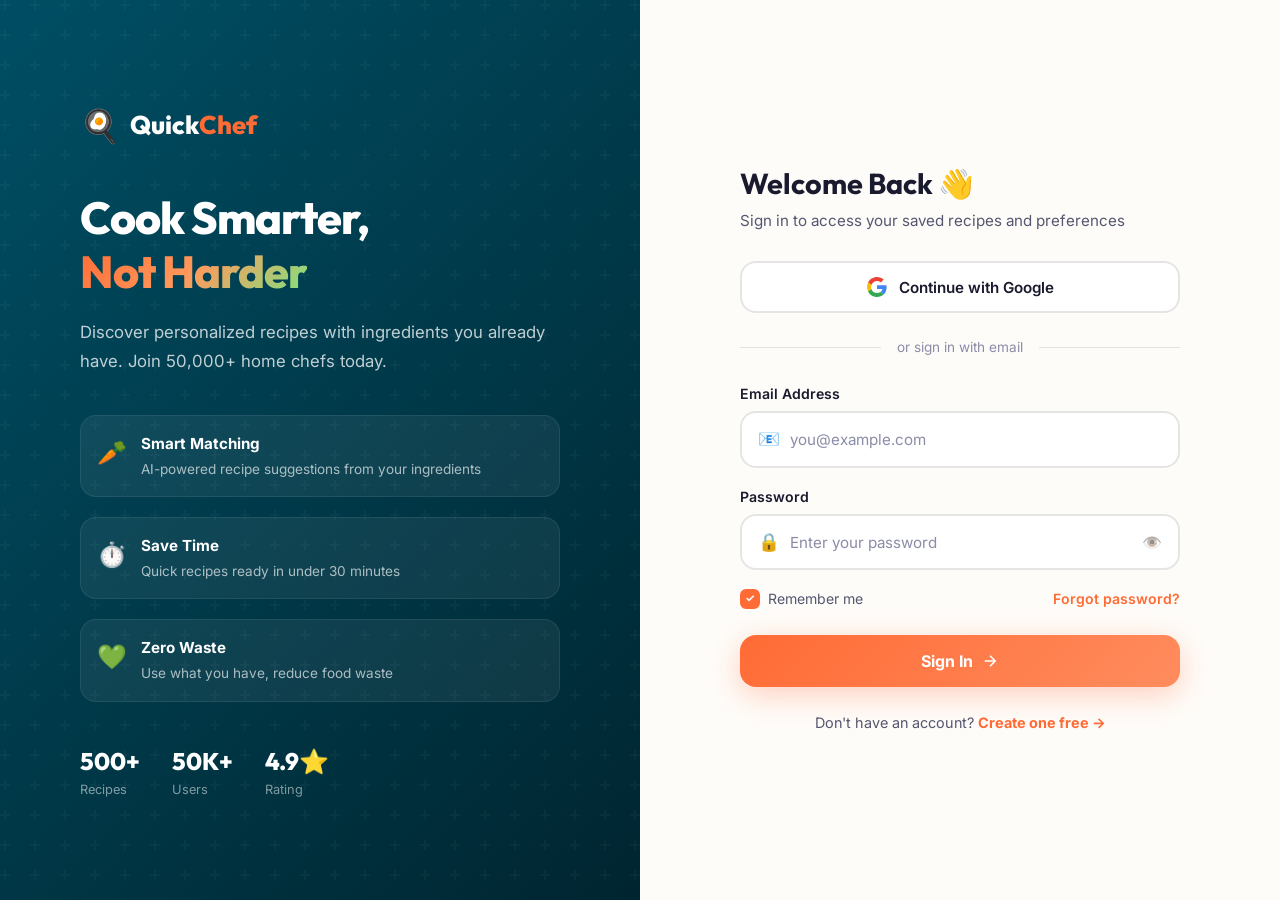
<file: QuickChef/auth.html>
<!DOCTYPE html>
<html lang="en">
<head>
    <meta charset="UTF-8">
    <meta name="viewport" content="width=device-width, initial-scale=1.0">
    <meta name="description" content="QuickChef - Sign in or create an account to discover recipes.">
    <title>QuickChef - Sign In / Sign Up</title>
    <link rel="preconnect" href="https://fonts.googleapis.com">
    <link rel="preconnect" href="https://fonts.gstatic.com" crossorigin>
    <link href="https://fonts.googleapis.com/css2?family=Outfit:wght@300;400;500;600;700;800;900&family=Inter:wght@300;400;500;600;700&display=swap" rel="stylesheet">
    <link rel="stylesheet" href="auth.css">
</head>
<body>
    <!-- Background particles -->
    <div class="auth-particles" id="authParticles"></div>

    <!-- Background shapes -->
    <div class="auth-bg">
        <div class="bg-shape bg-shape-1"></div>
        <div class="bg-shape bg-shape-2"></div>
        <div class="bg-shape bg-shape-3"></div>
    </div>

    <div class="auth-wrapper">
        <!-- Left Panel - Branding -->
        <div class="auth-brand-panel">
            <div class="brand-content">
                <a href="#" class="auth-logo">
                    <span class="auth-logo-icon">🍳</span>
                    <span class="auth-logo-text">Quick<span class="auth-logo-accent">Chef</span></span>
                </a>
                <h1 class="brand-title">Cook Smarter,<br><span class="brand-gradient">Not Harder</span></h1>
                <p class="brand-desc">Discover personalized recipes with ingredients you already have. Join 50,000+ home chefs today.</p>
                
                <div class="brand-features">
                    <div class="brand-feature">
                        <span class="feature-icon">🥕</span>
                        <div>
                            <strong>Smart Matching</strong>
                            <p>AI-powered recipe suggestions from your ingredients</p>
                        </div>
                    </div>
                    <div class="brand-feature">
                        <span class="feature-icon">⏱️</span>
                        <div>
                            <strong>Save Time</strong>
                            <p>Quick recipes ready in under 30 minutes</p>
                        </div>
                    </div>
                    <div class="brand-feature">
                        <span class="feature-icon">💚</span>
                        <div>
                            <strong>Zero Waste</strong>
                            <p>Use what you have, reduce food waste</p>
                        </div>
                    </div>
                </div>

                <div class="brand-stats">
                    <div class="brand-stat"><strong>500+</strong><span>Recipes</span></div>
                    <div class="brand-stat"><strong>50K+</strong><span>Users</span></div>
                    <div class="brand-stat"><strong>4.9⭐</strong><span>Rating</span></div>
                </div>
            </div>
        </div>

        <!-- Right Panel - Auth Forms -->
        <div class="auth-form-panel">
            <div class="auth-form-container">
                <!-- Sign In Form (default) -->
                <div class="auth-form" id="signinForm">
                    <div class="form-header">
                        <h2>Welcome Back 👋</h2>
                        <p>Sign in to access your saved recipes and preferences</p>
                    </div>

                    <!-- Google Sign In -->
                    <button class="btn-google" id="googleSignIn">
                        <svg width="20" height="20" viewBox="0 0 48 48">
                            <path fill="#EA4335" d="M24 9.5c3.54 0 6.71 1.22 9.21 3.6l6.85-6.85C35.9 2.38 30.47 0 24 0 14.62 0 6.51 5.38 2.56 13.22l7.98 6.19C12.43 13.72 17.74 9.5 24 9.5z"/>
                            <path fill="#4285F4" d="M46.98 24.55c0-1.57-.15-3.09-.38-4.55H24v9.02h12.94c-.58 2.96-2.26 5.48-4.78 7.18l7.73 6c4.51-4.18 7.09-10.36 7.09-17.65z"/>
                            <path fill="#FBBC05" d="M10.53 28.59c-.48-1.45-.76-2.99-.76-4.59s.27-3.14.76-4.59l-7.98-6.19C.92 16.46 0 20.12 0 24c0 3.88.92 7.54 2.56 10.78l7.97-6.19z"/>
                            <path fill="#34A853" d="M24 48c6.48 0 11.93-2.13 15.89-5.81l-7.73-6c-2.15 1.45-4.92 2.3-8.16 2.3-6.26 0-11.57-4.22-13.47-9.91l-7.98 6.19C6.51 42.62 14.62 48 24 48z"/>
                        </svg>
                        <span>Continue with Google</span>
                    </button>

                    <div class="divider">
                        <span>or sign in with email</span>
                    </div>

                    <form id="loginForm" autocomplete="on">
                        <div class="input-group">
                            <label for="loginEmail">Email Address</label>
                            <div class="input-wrapper">
                                <span class="input-icon">📧</span>
                                <input type="email" id="loginEmail" name="email" placeholder="you@example.com" required autocomplete="email">
                            </div>
                        </div>
                        <div class="input-group">
                            <label for="loginPassword">Password</label>
                            <div class="input-wrapper">
                                <span class="input-icon">🔒</span>
                                <input type="password" id="loginPassword" name="password" placeholder="Enter your password" required autocomplete="current-password">
                                <button type="button" class="toggle-password" data-target="loginPassword">👁️</button>
                            </div>
                        </div>
                        <div class="form-options">
                            <label class="checkbox-wrapper">
                                <input type="checkbox" id="rememberMe" checked>
                                <span class="custom-checkbox"></span>
                                <span>Remember me</span>
                            </label>
                            <a href="#" class="forgot-link">Forgot password?</a>
                        </div>
                        <button type="submit" class="btn-submit">
                            <span>Sign In</span>
                            <svg width="18" height="18" viewBox="0 0 24 24" fill="none" stroke="currentColor" stroke-width="2"><path d="M5 12h14M12 5l7 7-7 7"/></svg>
                        </button>
                    </form>

                    <p class="switch-text">
                        Don't have an account? <a href="#" id="showSignup" class="switch-link">Create one free →</a>
                    </p>
                </div>

                <!-- Sign Up Form (hidden) -->
                <div class="auth-form hidden" id="signupForm">
                    <div class="form-header">
                        <h2>Create Account 🎉</h2>
                        <p>Join QuickChef to save recipes and get personalized suggestions</p>
                    </div>

                    <button class="btn-google" id="googleSignUp">
                        <svg width="20" height="20" viewBox="0 0 48 48">
                            <path fill="#EA4335" d="M24 9.5c3.54 0 6.71 1.22 9.21 3.6l6.85-6.85C35.9 2.38 30.47 0 24 0 14.62 0 6.51 5.38 2.56 13.22l7.98 6.19C12.43 13.72 17.74 9.5 24 9.5z"/>
                            <path fill="#4285F4" d="M46.98 24.55c0-1.57-.15-3.09-.38-4.55H24v9.02h12.94c-.58 2.96-2.26 5.48-4.78 7.18l7.73 6c4.51-4.18 7.09-10.36 7.09-17.65z"/>
                            <path fill="#FBBC05" d="M10.53 28.59c-.48-1.45-.76-2.99-.76-4.59s.27-3.14.76-4.59l-7.98-6.19C.92 16.46 0 20.12 0 24c0 3.88.92 7.54 2.56 10.78l7.97-6.19z"/>
                            <path fill="#34A853" d="M24 48c6.48 0 11.93-2.13 15.89-5.81l-7.73-6c-2.15 1.45-4.92 2.3-8.16 2.3-6.26 0-11.57-4.22-13.47-9.91l-7.98 6.19C6.51 42.62 14.62 48 24 48z"/>
                        </svg>
                        <span>Sign up with Google</span>
                    </button>

                    <div class="divider">
                        <span>or sign up with email</span>
                    </div>

                    <form id="registerForm" autocomplete="on">
                        <div class="input-group">
                            <label for="signupName">Full Name</label>
                            <div class="input-wrapper">
                                <span class="input-icon">👤</span>
                                <input type="text" id="signupName" name="name" placeholder="John Doe" required autocomplete="name">
                            </div>
                        </div>
                        <div class="input-group">
                            <label for="signupEmail">Email Address</label>
                            <div class="input-wrapper">
                                <span class="input-icon">📧</span>
                                <input type="email" id="signupEmail" name="email" placeholder="you@example.com" required autocomplete="email">
                            </div>
                        </div>
                        <div class="input-group">
                            <label for="signupPassword">Password</label>
                            <div class="input-wrapper">
                                <span class="input-icon">🔒</span>
                                <input type="password" id="signupPassword" name="password" placeholder="Min 8 characters" required minlength="8" autocomplete="new-password">
                                <button type="button" class="toggle-password" data-target="signupPassword">👁️</button>
                            </div>
                            <div class="password-strength" id="passwordStrength">
                                <div class="strength-bar"><div class="strength-fill" id="strengthFill"></div></div>
                                <span class="strength-text" id="strengthText">Enter a password</span>
                            </div>
                        </div>
                        <div class="input-group">
                            <label for="signupConfirm">Confirm Password</label>
                            <div class="input-wrapper">
                                <span class="input-icon">🔒</span>
                                <input type="password" id="signupConfirm" name="confirm" placeholder="Re-enter password" required autocomplete="new-password">
                            </div>
                        </div>
                        <label class="checkbox-wrapper terms-check">
                            <input type="checkbox" id="agreeTerms" required>
                            <span class="custom-checkbox"></span>
                            <span>I agree to the <a href="#">Terms of Service</a> and <a href="#">Privacy Policy</a></span>
                        </label>
                        <button type="submit" class="btn-submit">
                            <span>Create Account</span>
                            <svg width="18" height="18" viewBox="0 0 24 24" fill="none" stroke="currentColor" stroke-width="2"><path d="M5 12h14M12 5l7 7-7 7"/></svg>
                        </button>
                    </form>

                    <p class="switch-text">
                        Already have an account? <a href="#" id="showSignin" class="switch-link">Sign in →</a>
                    </p>
                </div>
            </div>
        </div>
    </div>

    <!-- Success Modal -->
    <div class="success-overlay" id="successOverlay">
        <div class="success-modal">
            <div class="success-icon">🎉</div>
            <h2 id="successTitle">Welcome to QuickChef!</h2>
            <p id="successMsg">You're all set. Redirecting you to the kitchen...</p>
            <div class="success-loader">
                <div class="success-bar"></div>
            </div>
        </div>
    </div>

    <!-- Toast -->
    <div class="toast-container" id="toastContainer"></div>

    <script src="auth.js"></script>
</body>
</html>
</file>
<file: QuickChef/auth.css>
/* ==========================================
   QuickChef Auth Page Styles
   ========================================== */
:root {
    --primary: #ff6b35;
    --primary-dark: #e55a2b;
    --primary-light: #ff8c5e;
    --secondary: #004e64;
    --accent: #25a18e;
    --accent-light: #7ae582;
    --bg: #fefcf9;
    --bg-card: #ffffff;
    --text: #1a1a2e;
    --text-secondary: #555770;
    --text-muted: #8b8ca7;
    --border: rgba(0, 0, 0, 0.1);
    --border-light: rgba(0, 0, 0, 0.05);
    --warm-100: #fff8f0;
    --warm-200: #ffe8d6;
    --shadow-sm: 0 2px 8px rgba(0,0,0,0.04);
    --shadow-md: 0 4px 24px rgba(0,0,0,0.08);
    --shadow-lg: 0 12px 40px rgba(0,0,0,0.12);
    --shadow-primary: 0 8px 30px rgba(255,107,53,0.3);
    --radius-sm: 10px;
    --radius-md: 16px;
    --radius-lg: 24px;
    --radius-full: 999px;
    --ease-out: cubic-bezier(0.16, 1, 0.3, 1);
    --ease-bounce: cubic-bezier(0.34, 1.56, 0.64, 1);
}
*, *::before, *::after { box-sizing: border-box; margin: 0; padding: 0; }
html, body { height: 100%; }
body {
    font-family: 'Inter', -apple-system, sans-serif;
    background: var(--bg);
    color: var(--text);
    line-height: 1.6;
    overflow-x: hidden;
}
h1, h2, h3 { font-family: 'Outfit', sans-serif; line-height: 1.2; }
a { text-decoration: none; color: var(--primary); font-weight: 600; }
a:hover { text-decoration: underline; }
button { cursor: pointer; border: none; background: none; font-family: inherit; }
input { font-family: inherit; }

/* Background */
.auth-particles { position: fixed; inset: 0; pointer-events: none; z-index: 0; overflow: hidden; }
.auth-particle {
    position: absolute; font-size: 1.4rem; opacity: 0.08;
    animation: floatUp 22s linear infinite; will-change: transform;
}
@keyframes floatUp {
    0% { transform: translateY(100vh) rotate(0deg); opacity: 0; }
    10% { opacity: 0.08; } 90% { opacity: 0.08; }
    100% { transform: translateY(-10vh) rotate(360deg); opacity: 0; }
}
.auth-bg { position: fixed; inset: 0; z-index: 0; }
.bg-shape { position: absolute; border-radius: 50%; filter: blur(100px); opacity: 0.25; }
.bg-shape-1 { width: 600px; height: 600px; background: var(--primary); top: -200px; right: -150px; animation: drift 20s ease-in-out infinite alternate; }
.bg-shape-2 { width: 400px; height: 400px; background: var(--accent); bottom: -100px; left: -100px; animation: drift 15s ease-in-out infinite alternate-reverse; }
.bg-shape-3 { width: 300px; height: 300px; background: #ffd700; top: 40%; left: 30%; animation: drift 18s ease-in-out infinite alternate; }
@keyframes drift {
    0% { transform: translate(0, 0) scale(1); }
    50% { transform: translate(30px, -20px) scale(1.05); }
    100% { transform: translate(-20px, 15px) scale(0.95); }
}

/* Layout */
.auth-wrapper {
    position: relative; z-index: 1; min-height: 100vh;
    display: grid; grid-template-columns: 1fr 1fr;
}

/* Brand Panel */
.auth-brand-panel {
    background: linear-gradient(135deg, var(--secondary) 0%, #003a4a 50%, #002530 100%);
    color: #fff; display: flex; align-items: center; justify-content: center;
    padding: 60px; position: relative; overflow: hidden;
}
.auth-brand-panel::before {
    content: ''; position: absolute; inset: 0;
    background: url("data:image/svg+xml,%3Csvg width='60' height='60' viewBox='0 0 60 60' xmlns='http://www.w3.org/2000/svg'%3E%3Cg fill='none'%3E%3Cg fill='%23ffffff' fill-opacity='0.03'%3E%3Cpath d='M36 34v-4h-2v4h-4v2h4v4h2v-4h4v-2h-4zm0-30V0h-2v4h-4v2h4v4h2V6h4V4h-4zM6 34v-4H4v4H0v2h4v4h2v-4h4v-2H6zM6 4V0H4v4H0v2h4v4h2V6h4V4H6z'/%3E%3C/g%3E%3C/g%3E%3C/svg%3E");
}
.brand-content { position: relative; max-width: 480px; }
.auth-logo { display: flex; align-items: center; gap: 10px; font-family: 'Outfit', sans-serif; font-size: 1.6rem; font-weight: 800; color: #fff; margin-bottom: 40px; }
.auth-logo-icon { font-size: 2rem; animation: wobble 3s ease-in-out infinite; }
@keyframes wobble { 0%,100% { transform: rotate(0); } 25% { transform: rotate(-10deg); } 75% { transform: rotate(10deg); } }
.auth-logo-accent { color: var(--primary); }
.brand-title { font-size: 2.8rem; font-weight: 800; letter-spacing: -1px; margin-bottom: 20px; }
.brand-gradient {
    background: linear-gradient(135deg, var(--primary), #ff9a5c, var(--accent-light));
    -webkit-background-clip: text; -webkit-text-fill-color: transparent; background-clip: text;
}
.brand-desc { font-size: 1.05rem; opacity: 0.75; margin-bottom: 40px; line-height: 1.7; }
.brand-features { display: flex; flex-direction: column; gap: 20px; margin-bottom: 40px; }
.brand-feature {
    display: flex; gap: 14px; align-items: flex-start; padding: 16px;
    background: rgba(255,255,255,0.06); border-radius: var(--radius-md);
    border: 1px solid rgba(255,255,255,0.08); transition: all 0.3s;
}
.brand-feature:hover { background: rgba(255,255,255,0.1); transform: translateX(6px); }
.feature-icon { font-size: 1.5rem; margin-top: 2px; }
.brand-feature strong { display: block; font-size: 0.95rem; margin-bottom: 2px; }
.brand-feature p { font-size: 0.85rem; opacity: 0.65; margin: 0; }
.brand-stats { display: flex; gap: 32px; }
.brand-stat { display: flex; flex-direction: column; }
.brand-stat strong { font-family: 'Outfit', sans-serif; font-size: 1.5rem; font-weight: 800; }
.brand-stat span { font-size: 0.8rem; opacity: 0.5; }

/* Form Panel */
.auth-form-panel {
    display: flex; align-items: center; justify-content: center;
    padding: 40px; background: var(--bg);
}
.auth-form-container { max-width: 440px; width: 100%; }
.auth-form { animation: fadeSlideIn 0.5s var(--ease-out); }
.auth-form.hidden { display: none; }
@keyframes fadeSlideIn { from { opacity: 0; transform: translateY(20px); } to { opacity: 1; transform: translateY(0); } }
.form-header { margin-bottom: 28px; }
.form-header h2 { font-size: 1.8rem; margin-bottom: 8px; }
.form-header p { color: var(--text-secondary); font-size: 0.95rem; }

/* Google Button */
.btn-google {
    width: 100%; padding: 14px; border-radius: var(--radius-md); background: var(--bg-card);
    border: 2px solid var(--border); display: flex; align-items: center; justify-content: center;
    gap: 12px; font-size: 0.95rem; font-weight: 600; color: var(--text);
    transition: all 0.3s var(--ease-out); cursor: pointer;
}
.btn-google:hover { border-color: var(--primary); background: var(--warm-100); transform: translateY(-2px); box-shadow: var(--shadow-md); }

/* Divider */
.divider {
    display: flex; align-items: center; gap: 16px; margin: 24px 0;
    color: var(--text-muted); font-size: 0.85rem;
}
.divider::before, .divider::after { content: ''; flex: 1; height: 1px; background: var(--border); }

/* Input Groups */
.input-group { margin-bottom: 18px; }
.input-group label { display: block; font-size: 0.88rem; font-weight: 600; margin-bottom: 6px; color: var(--text); }
.input-wrapper {
    display: flex; align-items: center; gap: 10px;
    padding: 12px 16px; border-radius: var(--radius-md);
    border: 2px solid var(--border); background: var(--bg-card);
    transition: all 0.3s var(--ease-out);
}
.input-wrapper:focus-within { border-color: var(--primary); box-shadow: 0 0 0 4px rgba(255,107,53,0.1); }
.input-icon { font-size: 1.1rem; flex-shrink: 0; }
.input-wrapper input {
    flex: 1; border: none; outline: none; font-size: 0.95rem;
    background: transparent; color: var(--text); width: 100%;
}
.input-wrapper input::placeholder { color: var(--text-muted); }
.toggle-password {
    background: none; border: none; cursor: pointer; font-size: 1rem;
    opacity: 0.5; transition: opacity 0.2s; padding: 0;
}
.toggle-password:hover { opacity: 1; }

/* Password Strength */
.password-strength { margin-top: 8px; display: flex; align-items: center; gap: 10px; }
.strength-bar { flex: 1; height: 4px; background: var(--border); border-radius: 2px; overflow: hidden; }
.strength-fill { height: 100%; width: 0%; border-radius: 2px; transition: all 0.4s var(--ease-out); }
.strength-fill.weak { width: 33%; background: #ef4444; }
.strength-fill.medium { width: 66%; background: #f59e0b; }
.strength-fill.strong { width: 100%; background: var(--accent); }
.strength-text { font-size: 0.75rem; color: var(--text-muted); white-space: nowrap; }

/* Form Options */
.form-options { display: flex; justify-content: space-between; align-items: center; margin-bottom: 24px; }
.checkbox-wrapper {
    display: flex; align-items: center; gap: 8px; cursor: pointer;
    font-size: 0.88rem; color: var(--text-secondary); user-select: none;
}
.checkbox-wrapper input { display: none; }
.custom-checkbox {
    width: 20px; height: 20px; border: 2px solid var(--border); border-radius: 6px;
    display: flex; align-items: center; justify-content: center;
    transition: all 0.2s; flex-shrink: 0;
}
.checkbox-wrapper input:checked + .custom-checkbox {
    background: var(--primary); border-color: var(--primary);
}
.checkbox-wrapper input:checked + .custom-checkbox::after {
    content: '✓'; color: #fff; font-size: 0.7rem; font-weight: 700;
}
.forgot-link { font-size: 0.88rem; }
.terms-check { margin-bottom: 20px; font-size: 0.85rem; }

/* Submit Button */
.btn-submit {
    width: 100%; padding: 16px; border-radius: var(--radius-md);
    background: linear-gradient(135deg, var(--primary), var(--primary-light));
    color: #fff; font-size: 1rem; font-weight: 700;
    display: flex; align-items: center; justify-content: center; gap: 8px;
    box-shadow: var(--shadow-primary); transition: all 0.3s var(--ease-out);
    cursor: pointer; border: none; position: relative; overflow: hidden;
}
.btn-submit:hover { transform: translateY(-2px); box-shadow: 0 12px 35px rgba(255,107,53,0.4); }
.btn-submit:active { transform: translateY(0); }
.btn-submit.loading { pointer-events: none; opacity: 0.8; }
.btn-submit.loading span { visibility: hidden; }
.btn-submit.loading::after {
    content: ''; position: absolute; width: 22px; height: 22px;
    border: 3px solid rgba(255,255,255,0.3); border-top-color: #fff;
    border-radius: 50%; animation: spin 0.8s linear infinite;
}
@keyframes spin { to { transform: rotate(360deg); } }

/* Switch text */
.switch-text { text-align: center; font-size: 0.9rem; color: var(--text-secondary); margin-top: 24px; }
.switch-link { font-weight: 700; }

/* Success Modal */
.success-overlay {
    position: fixed; inset: 0; background: rgba(0,0,0,0.5); backdrop-filter: blur(10px);
    z-index: 1000; display: flex; align-items: center; justify-content: center;
    opacity: 0; visibility: hidden; transition: all 0.4s;
}
.success-overlay.active { opacity: 1; visibility: visible; }
.success-modal {
    background: var(--bg-card); border-radius: var(--radius-lg); padding: 48px;
    text-align: center; max-width: 400px; width: 90%;
    transform: scale(0.9); transition: transform 0.5s var(--ease-bounce);
    box-shadow: var(--shadow-lg);
}
.success-overlay.active .success-modal { transform: scale(1); }
.success-icon { font-size: 4rem; margin-bottom: 16px; animation: bounce 0.6s var(--ease-bounce); }
@keyframes bounce { 0% { transform: scale(0); } 50% { transform: scale(1.2); } 100% { transform: scale(1); } }
.success-modal h2 { font-size: 1.5rem; margin-bottom: 8px; }
.success-modal p { color: var(--text-secondary); font-size: 0.95rem; margin-bottom: 24px; }
.success-loader { height: 4px; background: var(--border); border-radius: 2px; overflow: hidden; }
.success-bar {
    height: 100%; width: 0%; background: linear-gradient(90deg, var(--primary), var(--accent));
    border-radius: 2px; animation: loadBar 2.5s ease-in-out forwards;
}
@keyframes loadBar { to { width: 100%; } }

/* Toast */
.toast-container { position: fixed; bottom: 24px; right: 24px; z-index: 2000; display: flex; flex-direction: column; gap: 10px; }
.toast {
    padding: 14px 24px; background: var(--bg-card); border-radius: var(--radius-md);
    box-shadow: var(--shadow-lg); border-left: 4px solid var(--primary);
    font-size: 0.9rem; font-weight: 500; animation: slideIn 0.5s var(--ease-out); max-width: 340px;
}
.toast.success { border-left-color: var(--accent); }
.toast.error { border-left-color: #ef4444; }
@keyframes slideIn { from { transform: translateX(120%); opacity: 0; } to { transform: translateX(0); opacity: 1; } }
.toast-exit { animation: slideOut 0.4s var(--ease-out) forwards; }
@keyframes slideOut { to { transform: translateX(120%); opacity: 0; } }

/* Responsive */
@media (max-width: 1024px) {
    .auth-wrapper { grid-template-columns: 1fr; }
    .auth-brand-panel { display: none; }
    .auth-form-panel { padding: 24px; min-height: 100vh; }
}
@media (max-width: 480px) {
    .auth-form-container { padding: 0 4px; }
    .form-header h2 { font-size: 1.5rem; }
    .form-options { flex-direction: column; gap: 12px; align-items: flex-start; }
}
</file>
